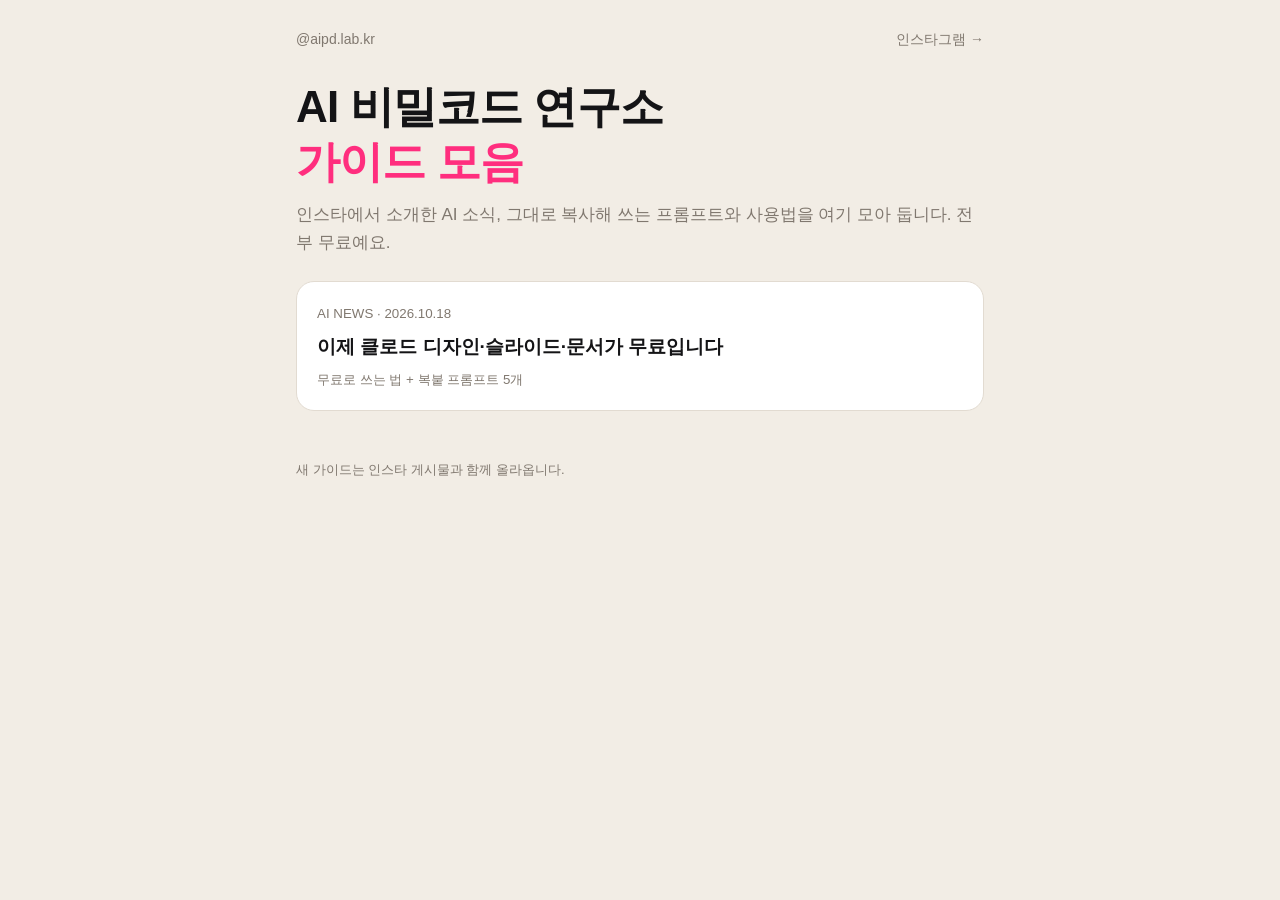
<file: index.html>
<!doctype html>
<html lang="ko">
<head>
<meta charset="utf-8">
<meta name="viewport" content="width=device-width,initial-scale=1">
<title>AI 비밀코드 연구소 가이드</title>
<meta name="description" content="인스타그램 @aipd.lab.kr 에서 소개한 AI 소식과 복붙 프롬프트 자료 모음.">
<link rel="stylesheet" href="style.css">
</head>
<body>
<div class="wrap">
  <div class="brand"><span>@aipd.lab.kr</span><a href="https://www.instagram.com/aipd.lab.kr/">인스타그램 →</a></div>
  <h1>AI 비밀코드 연구소<br><em>가이드 모음</em></h1>
  <p class="lead">인스타에서 소개한 AI 소식, 그대로 복사해 쓰는 프롬프트와 사용법을 여기 모아 둡니다. 전부 무료예요.</p>
  <div class="list">
    <!-- GUIDES -->
    <a class="item" href="g/claude-free-design.html"><small>AI NEWS · 2026.10.18</small><b>이제 클로드 디자인·슬라이드·문서가 무료입니다</b><small>무료로 쓰는 법 + 복붙 프롬프트 5개</small></a>
  </div>
  <footer>새 가이드는 인스타 게시물과 함께 올라옵니다.</footer>
</div>
</body>
</html>
</file>
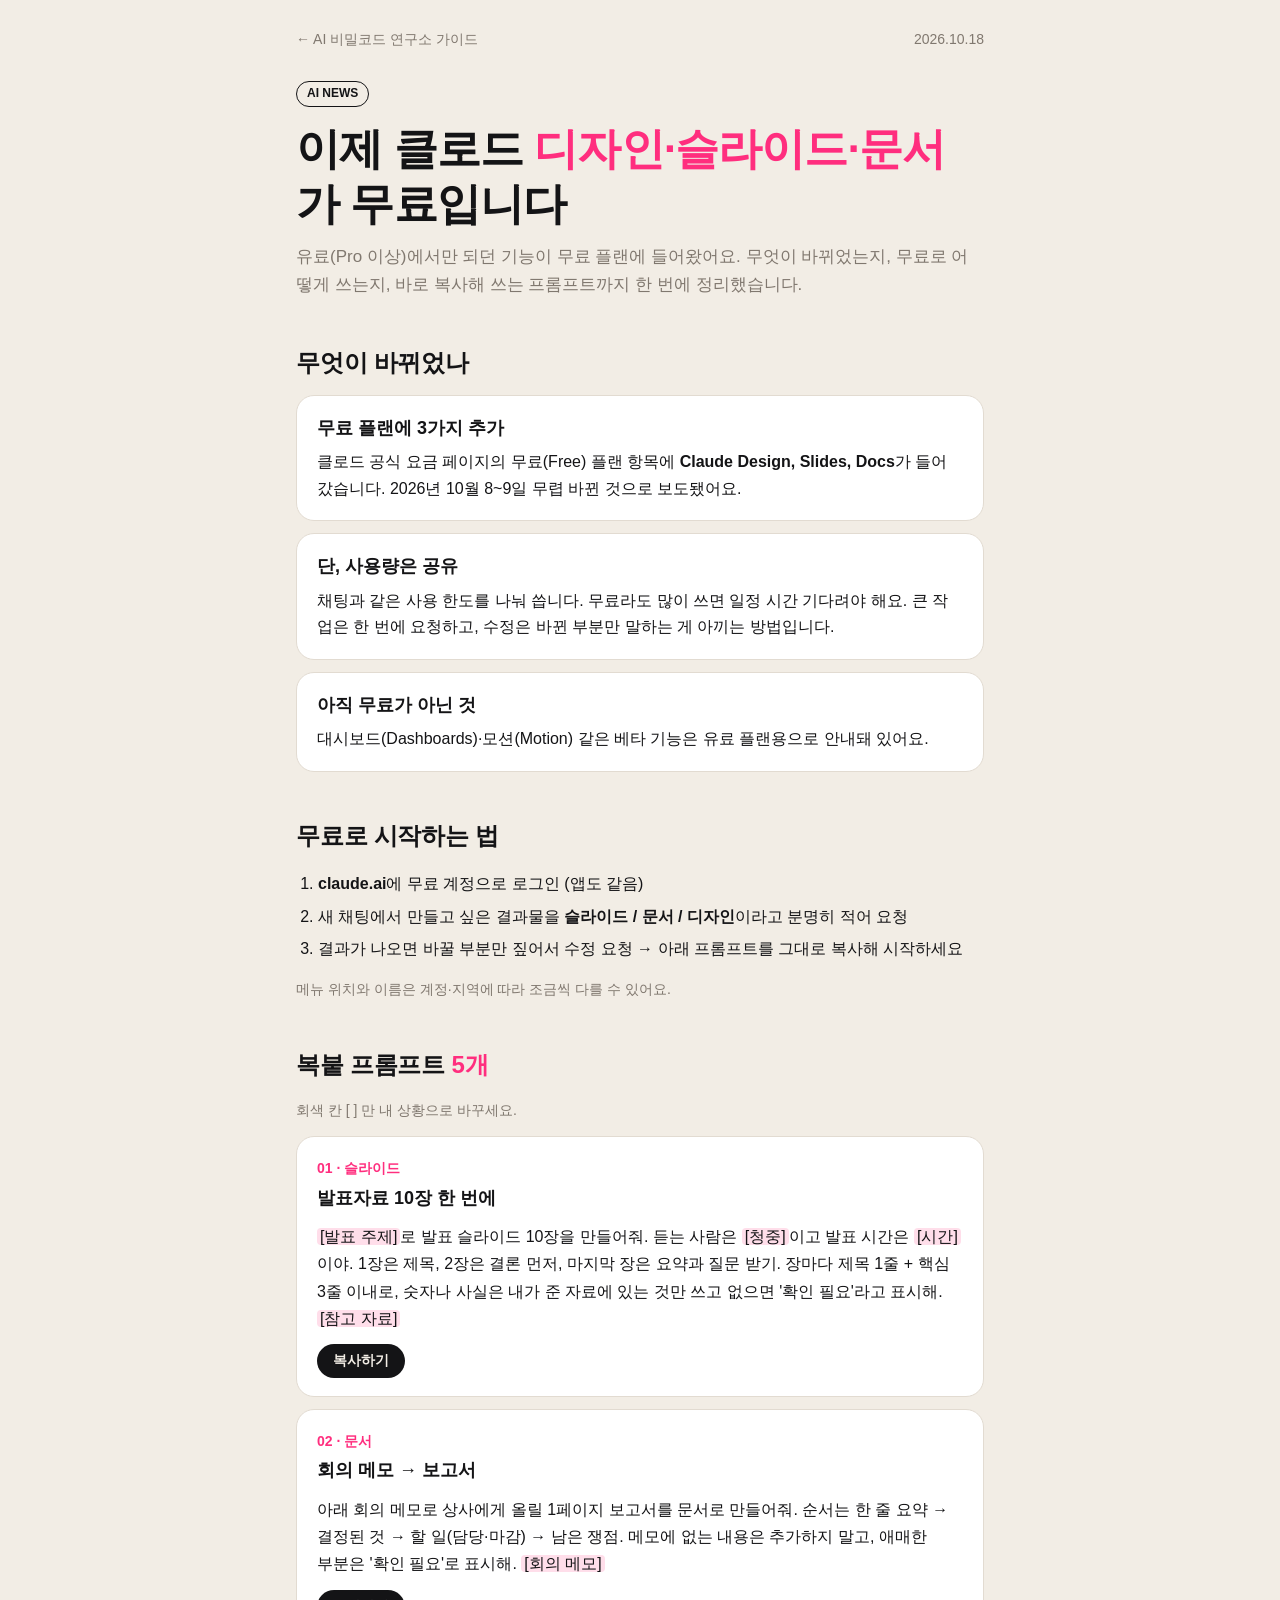
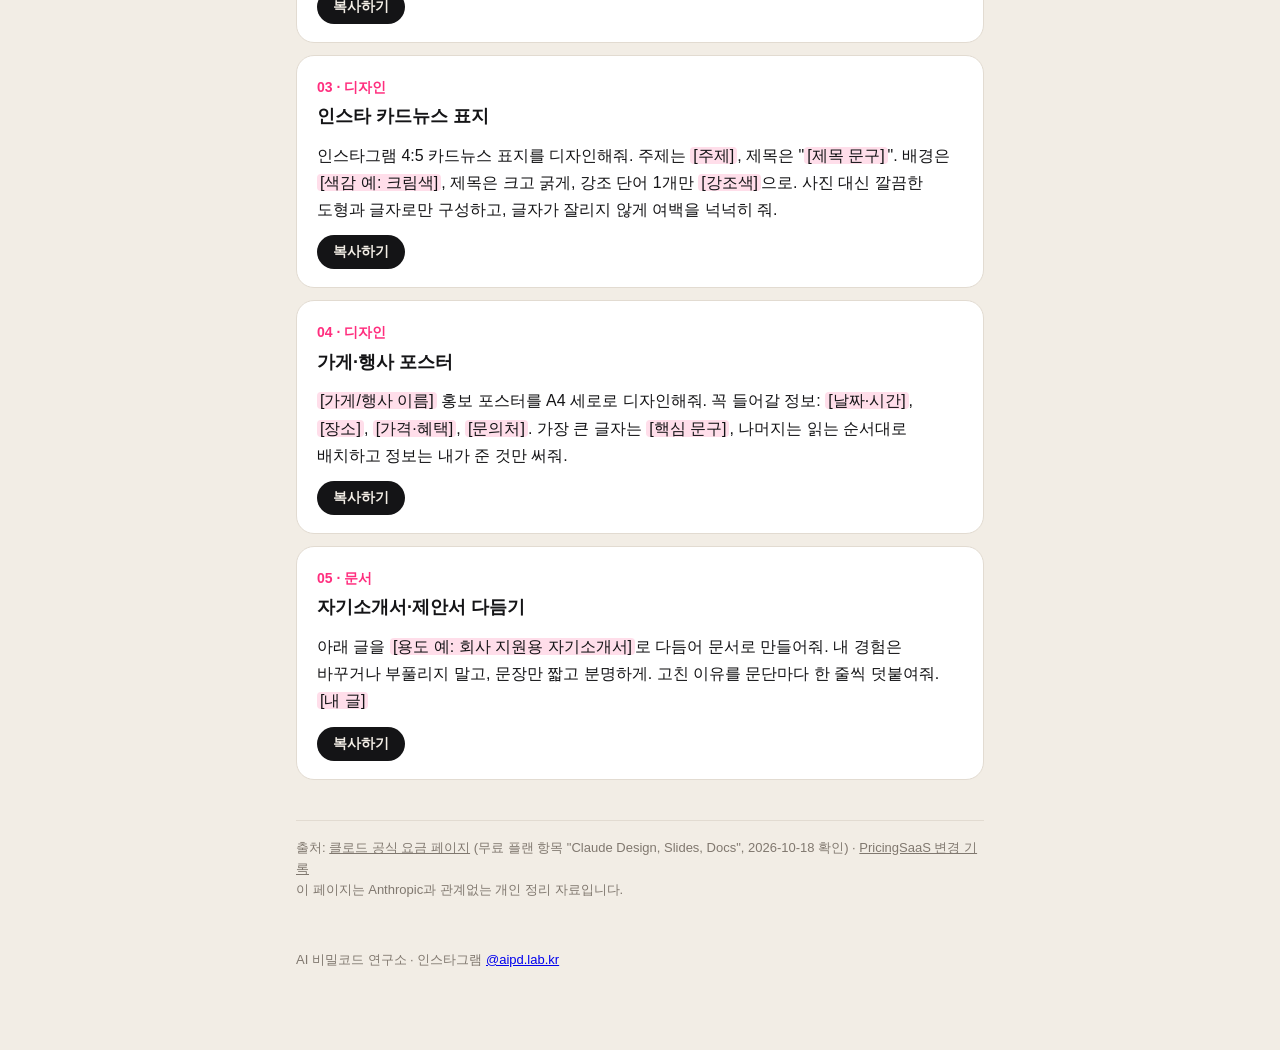
<file: g/claude-free-design.html>
<!doctype html>
<html lang="ko">
<head>
<meta charset="utf-8">
<meta name="viewport" content="width=device-width,initial-scale=1">
<title>클로드 무료 디자인·슬라이드·문서 가이드 | AI 비밀코드 연구소</title>
<meta name="description" content="클로드 무료 플랜에 디자인·슬라이드·문서가 들어왔습니다. 바로 복사해서 쓰는 프롬프트 5개.">
<link rel="stylesheet" href="../style.css">
</head>
<body>
<div class="wrap">
  <div class="brand"><a href="../">← AI 비밀코드 연구소 가이드</a><span>2026.10.18</span></div>
  <span class="tag">AI NEWS</span>
  <h1>이제 클로드 <em>디자인·슬라이드·문서</em>가 무료입니다</h1>
  <p class="lead">유료(Pro 이상)에서만 되던 기능이 무료 플랜에 들어왔어요. 무엇이 바뀌었는지, 무료로 어떻게 쓰는지, 바로 복사해 쓰는 프롬프트까지 한 번에 정리했습니다.</p>

  <h2>무엇이 바뀌었나</h2>
  <div class="box"><h3>무료 플랜에 3가지 추가</h3>
    클로드 공식 요금 페이지의 무료(Free) 플랜 항목에 <b>Claude Design, Slides, Docs</b>가 들어갔습니다. 2026년 10월 8~9일 무렵 바뀐 것으로 보도됐어요.</div>
  <div class="box"><h3>단, 사용량은 공유</h3>
    채팅과 같은 사용 한도를 나눠 씁니다. 무료라도 많이 쓰면 일정 시간 기다려야 해요. 큰 작업은 한 번에 요청하고, 수정은 바뀐 부분만 말하는 게 아끼는 방법입니다.</div>
  <div class="box"><h3>아직 무료가 아닌 것</h3>
    대시보드(Dashboards)·모션(Motion) 같은 베타 기능은 유료 플랜용으로 안내돼 있어요.</div>

  <h2>무료로 시작하는 법</h2>
  <ol class="steps">
    <li><b>claude.ai</b>에 무료 계정으로 로그인 (앱도 같음)</li>
    <li>새 채팅에서 만들고 싶은 결과물을 <b>슬라이드 / 문서 / 디자인</b>이라고 분명히 적어 요청</li>
    <li>결과가 나오면 바꿀 부분만 짚어서 수정 요청 → 아래 프롬프트를 그대로 복사해 시작하세요</li>
  </ol>
  <p class="note">메뉴 위치와 이름은 계정·지역에 따라 조금씩 다를 수 있어요.</p>

  <h2>복붙 프롬프트 <em>5개</em></h2>
  <p class="note">회색 칸 [ ] 만 내 상황으로 바꾸세요.</p>

  <div class="prompt"><span class="n">01 · 슬라이드</span><h3>발표자료 10장 한 번에</h3>
<pre>[발표 주제]로 발표 슬라이드 10장을 만들어줘. 듣는 사람은 [청중]이고 발표 시간은 [시간]이야. 1장은 제목, 2장은 결론 먼저, 마지막 장은 요약과 질문 받기. 장마다 제목 1줄 + 핵심 3줄 이내로, 숫자나 사실은 내가 준 자료에 있는 것만 쓰고 없으면 '확인 필요'라고 표시해. [참고 자료]</pre>
<button class="copy">복사하기</button></div>

  <div class="prompt"><span class="n">02 · 문서</span><h3>회의 메모 → 보고서</h3>
<pre>아래 회의 메모로 상사에게 올릴 1페이지 보고서를 문서로 만들어줘. 순서는 한 줄 요약 → 결정된 것 → 할 일(담당·마감) → 남은 쟁점. 메모에 없는 내용은 추가하지 말고, 애매한 부분은 '확인 필요'로 표시해. [회의 메모]</pre>
<button class="copy">복사하기</button></div>

  <div class="prompt"><span class="n">03 · 디자인</span><h3>인스타 카드뉴스 표지</h3>
<pre>인스타그램 4:5 카드뉴스 표지를 디자인해줘. 주제는 [주제], 제목은 "[제목 문구]". 배경은 [색감 예: 크림색], 제목은 크고 굵게, 강조 단어 1개만 [강조색]으로. 사진 대신 깔끔한 도형과 글자로만 구성하고, 글자가 잘리지 않게 여백을 넉넉히 줘.</pre>
<button class="copy">복사하기</button></div>

  <div class="prompt"><span class="n">04 · 디자인</span><h3>가게·행사 포스터</h3>
<pre>[가게/행사 이름] 홍보 포스터를 A4 세로로 디자인해줘. 꼭 들어갈 정보: [날짜·시간], [장소], [가격·혜택], [문의처]. 가장 큰 글자는 [핵심 문구], 나머지는 읽는 순서대로 배치하고 정보는 내가 준 것만 써줘.</pre>
<button class="copy">복사하기</button></div>

  <div class="prompt"><span class="n">05 · 문서</span><h3>자기소개서·제안서 다듬기</h3>
<pre>아래 글을 [용도 예: 회사 지원용 자기소개서]로 다듬어 문서로 만들어줘. 내 경험은 바꾸거나 부풀리지 말고, 문장만 짧고 분명하게. 고친 이유를 문단마다 한 줄씩 덧붙여줘. [내 글]</pre>
<button class="copy">복사하기</button></div>

  <div class="src">출처: <a href="https://claude.com/pricing" rel="nofollow">클로드 공식 요금 페이지</a> (무료 플랜 항목 "Claude Design, Slides, Docs", 2026-10-18 확인) · <a href="https://pricingsaas.com/news/article/anthropic-brings-claude-design-slides-and-docs-to-the-free-plan" rel="nofollow">PricingSaaS 변경 기록</a><br>이 페이지는 Anthropic과 관계없는 개인 정리 자료입니다.</div>
  <footer>AI 비밀코드 연구소 · 인스타그램 <a href="https://www.instagram.com/aipd.lab.kr/">@aipd.lab.kr</a></footer>
</div>
<script src="../copy.js"></script>
</body>
</html>
</file>
<file: style.css>
:root{--bg:#F2EDE5;--card:#fff;--fg:#141416;--muted:#80786F;--line:#E2DBD1;--acc:#FF2E7E;--slot:#FFDEEA}
@media (prefers-color-scheme:dark){:root{--bg:#121214;--card:#1C1C20;--fg:#F4F2EF;--muted:#9A948C;--line:#2C2C31;--slot:#4A2335}}
*{box-sizing:border-box}
body{margin:0;background:var(--bg);color:var(--fg);font-family:Pretendard,-apple-system,"Apple SD Gothic Neo","Malgun Gothic",sans-serif;line-height:1.65;-webkit-font-smoothing:antialiased}
.wrap{max-width:720px;margin:0 auto;padding:28px 16px 80px}
.brand{display:flex;justify-content:space-between;align-items:center;font-size:14px;color:var(--muted);margin-bottom:28px}
.brand a{color:inherit;text-decoration:none}
h1{font-size:clamp(30px,7vw,44px);line-height:1.25;margin:0 0 12px;font-weight:800;letter-spacing:-.02em}
h1 em,h2 em{font-style:normal;color:var(--acc)}
h2{font-size:24px;margin:44px 0 12px;font-weight:800;letter-spacing:-.01em}
p.lead{color:var(--muted);font-size:17px;margin:0 0 24px}
.tag{display:inline-block;font-size:12px;font-weight:700;border:1px solid var(--fg);border-radius:99px;padding:2px 10px;margin-bottom:14px}
.list{display:grid;gap:12px;margin-top:24px}
.item{display:block;background:var(--card);border:1px solid var(--line);border-radius:18px;padding:18px 20px;text-decoration:none;color:inherit}
.item:hover{border-color:var(--acc)}
.item small{color:var(--muted)}
.item b{display:block;font-size:19px;margin:4px 0}
.box{background:var(--card);border:1px solid var(--line);border-radius:18px;padding:18px 20px;margin:12px 0}
.box h3{margin:0 0 6px;font-size:18px}
.prompt{position:relative;background:var(--card);border:1px solid var(--line);border-radius:18px;padding:18px 20px 18px;margin:12px 0}
.prompt .n{font-weight:800;color:var(--acc);font-size:14px}
.prompt h3{margin:2px 0 10px;font-size:18px}
.prompt pre{white-space:pre-wrap;word-break:keep-all;font-family:inherit;font-size:16px;margin:0 0 12px;line-height:1.7}
.prompt pre mark{background:var(--slot);color:inherit;border-radius:4px;padding:0 3px}
button.copy{border:0;background:var(--fg);color:var(--bg);font-weight:700;font-size:14px;border-radius:99px;padding:8px 16px;cursor:pointer}
button.copy.done{background:var(--acc);color:#fff}
ol.steps{padding-left:22px}ol.steps li{margin:6px 0}
.note{font-size:14px;color:var(--muted)}
.src{font-size:13px;color:var(--muted);border-top:1px solid var(--line);margin-top:40px;padding-top:16px}
.src a{color:var(--muted)}
footer{margin-top:48px;font-size:13px;color:var(--muted)}
</file>
